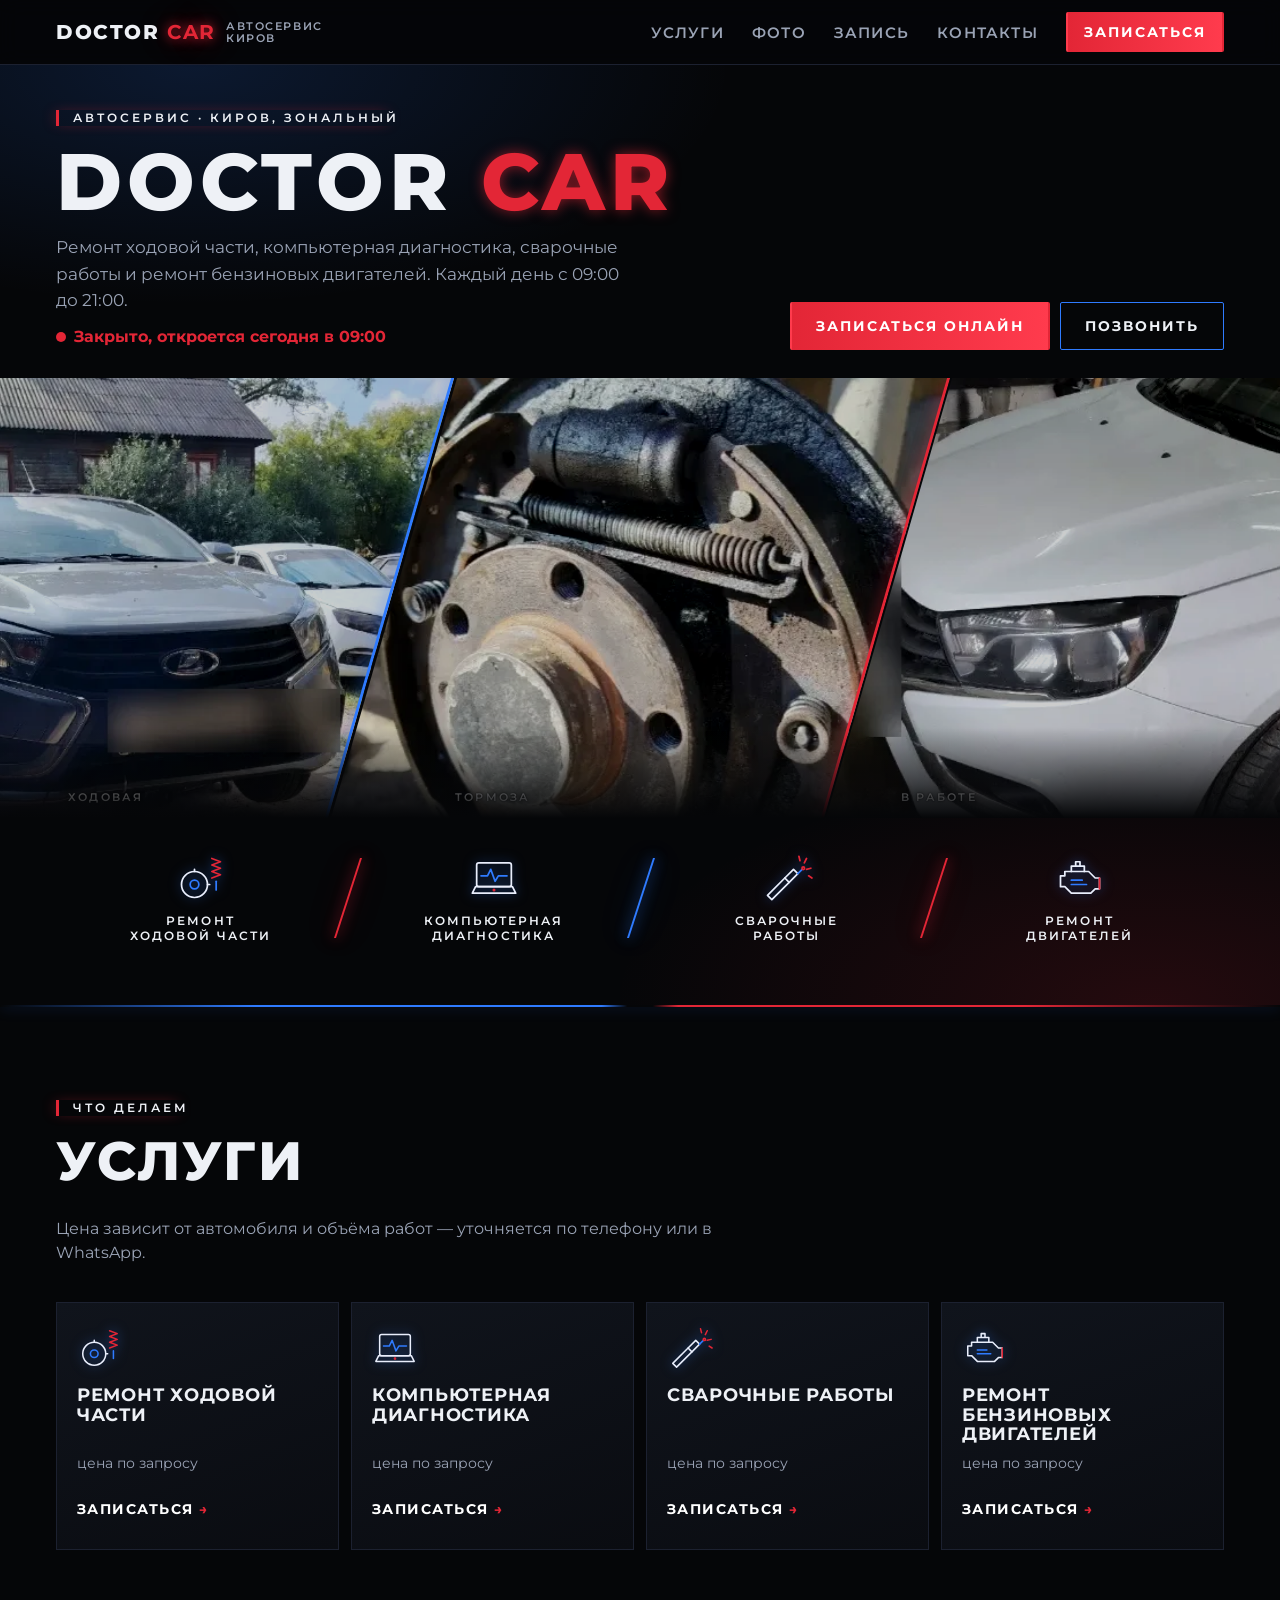
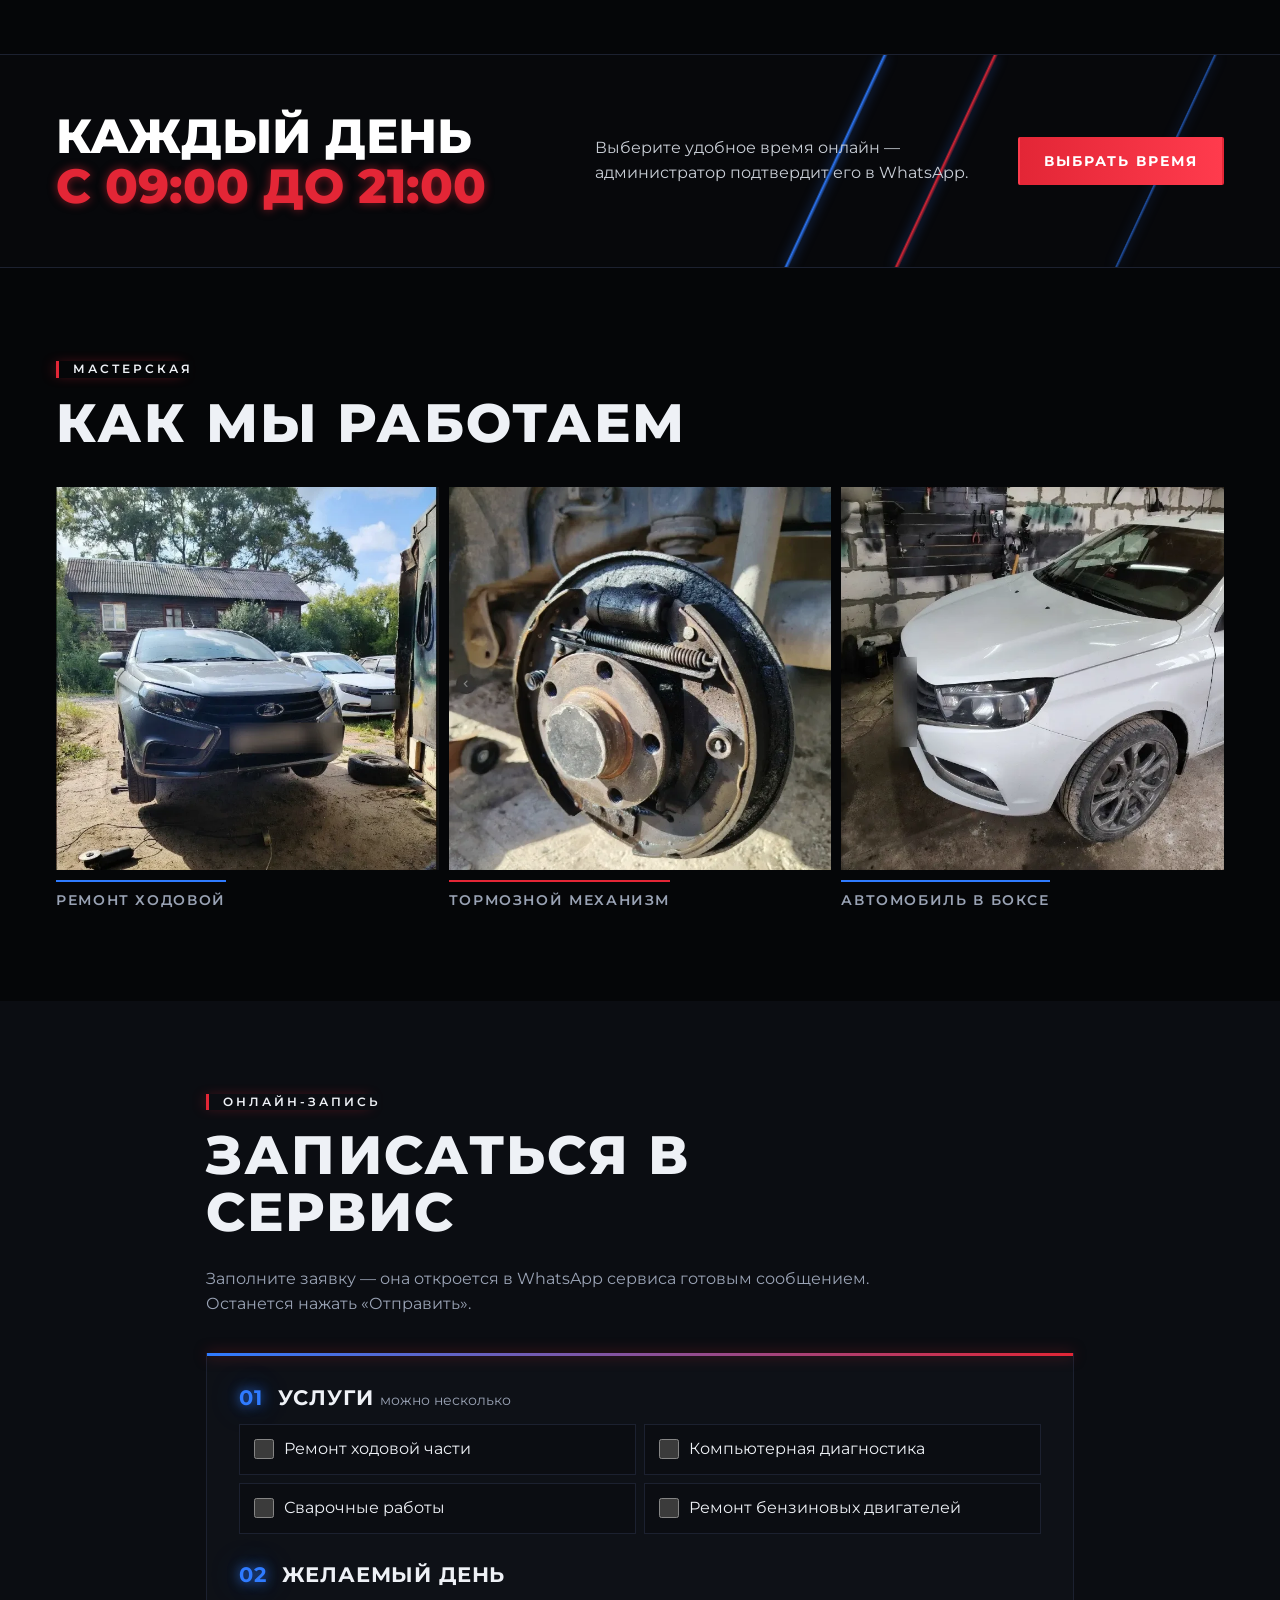
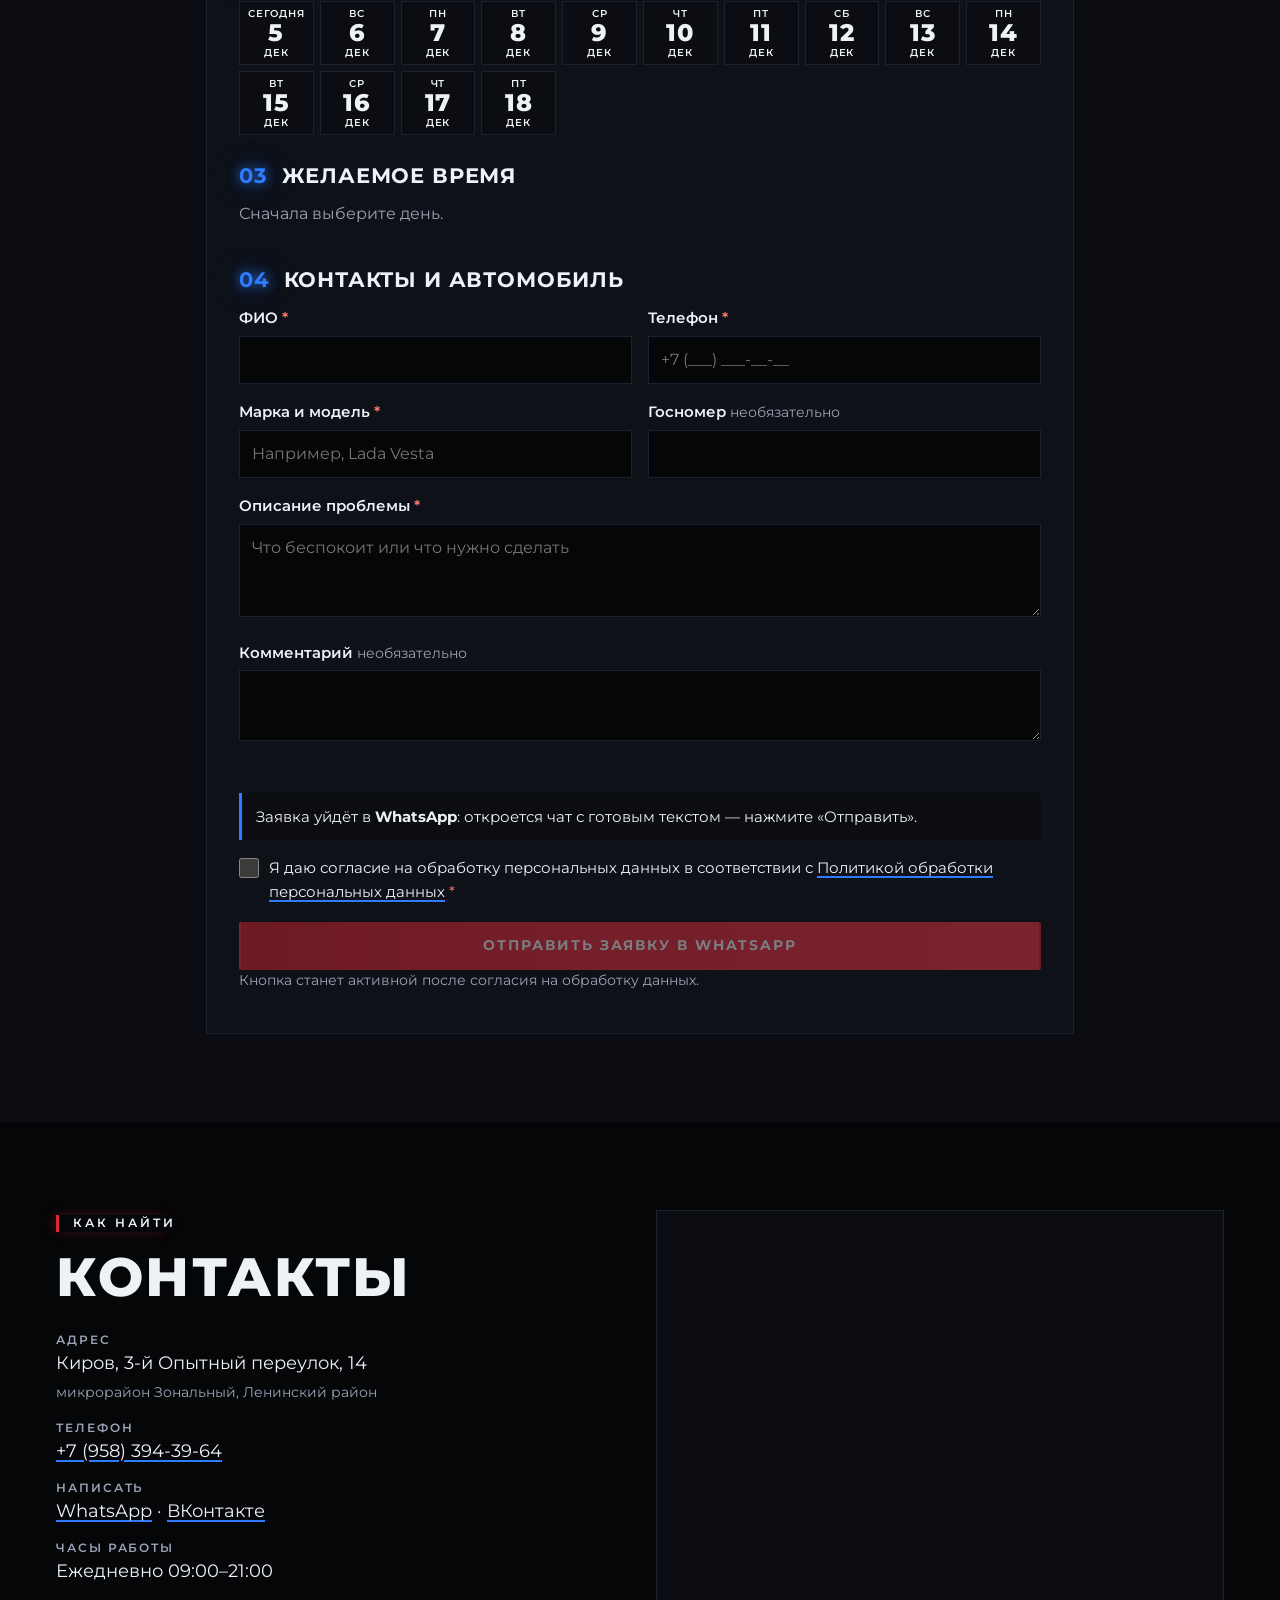
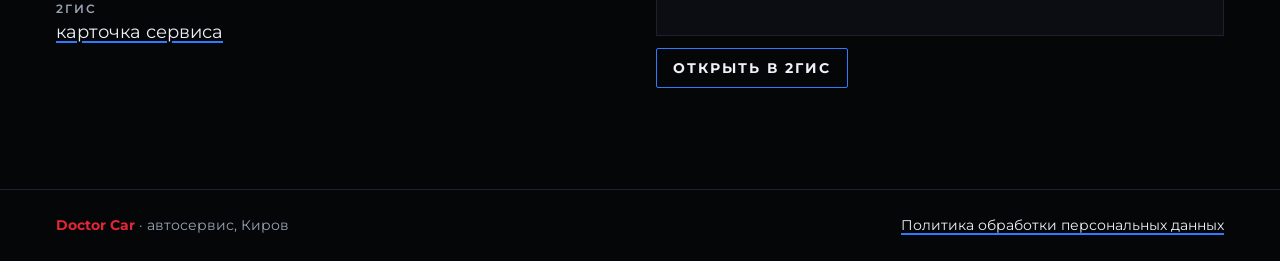
<file: index.html>
<!doctype html>
<html lang="ru">
<head>
<meta charset="utf-8">
<meta name="viewport" content="width=device-width, initial-scale=1">
<meta name="color-scheme" content="dark">
<title>Doctor Car — автосервис в Кирове, 3-й Опытный переулок, 14</title>
<meta name="description" content="Автосервис Doctor Car в Кирове (Зональный, 3-й Опытный переулок, 14). Ремонт ходовой части, компьютерная диагностика, сварочные работы, ремонт бензиновых двигателей. Ежедневно 09:00–21:00.">
<meta property="og:type" content="business.business">
<meta property="og:title" content="Doctor Car — автосервис в Кирове">
<meta property="og:description" content="3-й Опытный переулок, 14. Ежедневно 09:00–21:00. Запись через WhatsApp.">
<meta property="og:image" content="img/vesta-lift.webp">
<meta property="og:locale" content="ru_RU">
<link rel="preconnect" href="https://fonts.googleapis.com">
<link rel="preconnect" href="https://fonts.gstatic.com" crossorigin>
<link rel="stylesheet" href="https://fonts.googleapis.com/css2?family=Montserrat:wght@400;600;700;800&amp;display=swap">
<link rel="stylesheet" href="css/style.css">
<link rel="stylesheet" href="css/doctorcar.css">
<link rel="icon" href="data:image/svg+xml,%3Csvg xmlns='http://www.w3.org/2000/svg' viewBox='0 0 32 32'%3E%3Crect width='32' height='32' rx='4' fill='%23050608'/%3E%3Cpath d='M9 26L17 6' stroke='%232f7bff' stroke-width='3'/%3E%3Cpath d='M16 26L24 6' stroke='%23e32636' stroke-width='3'/%3E%3C/svg%3E">
<script type="application/ld+json">
{"@context":"https://schema.org","@type":"AutoRepair","name":"Doctor Car","description":"автосервис","telephone":"+79583943964",
"address":{"@type":"PostalAddress","streetAddress":"3-й Опытный переулок, 14","addressLocality":"Киров","addressRegion":"Кировская область","postalCode":"610007","addressCountry":"RU"},
"geo":{"@type":"GeoCoordinates","latitude":58.578105,"longitude":49.674726},
"openingHoursSpecification":[{"@type":"OpeningHoursSpecification","dayOfWeek":["Monday","Tuesday","Wednesday","Thursday","Friday","Saturday","Sunday"],"opens":"09:00","closes":"21:00"}],
"image":["img/vesta-lift.webp","img/vesta-white.webp","img/brake.webp"],
"sameAs":["https://vk.ru/dcs_43","https://2gis.com/firm/70000001114376957"]}
</script>
</head>
<body>
<a class="skip-link" href="#booking">Перейти к записи</a>
<div class="progress" aria-hidden="true"><span></span></div>

<svg width="0" height="0" style="position:absolute" aria-hidden="true">
  <defs>
    <!-- ходовая: колесо и пружина -->
    <symbol id="i-susp" viewBox="0 0 48 48"><circle class="b" cx="18" cy="30" r="12"/><circle class="a" cx="18" cy="30" r="4"/><path class="b" d="M18 18v-2M30 30h2"/><path class="r" d="M34 6l8 3-8 3 8 3-8 3 8 3-8 3"/><path class="a" d="M38 27v8"/></symbol>
    <!-- диагностика: ноутбук с пульсом -->
    <symbol id="i-diag" viewBox="0 0 48 48"><rect class="b" x="8" y="10" width="32" height="22" rx="2"/><path class="b" d="M4 38h40l-3-6H7z"/><path class="a" d="M12 22h6l3-6 4 11 3-5h8"/><circle class="r" cx="24" cy="35" r=".6"/></symbol>
    <!-- сварка: горелка и искры -->
    <symbol id="i-weld" viewBox="0 0 48 48"><path class="b" d="M6 40l16-16 4 4-16 16z"/><path class="b" d="M22 24l8-8 4 4-8 8"/><path class="a" d="M34 20l4-4"/><path class="r" d="M40 10l2-4M42 16l4-1M36 8l-1-4M44 22l3 2"/><circle class="r" cx="39" cy="15" r="1.2"/></symbol>
    <!-- двигатель -->
    <symbol id="i-engine" viewBox="0 0 48 48"><path class="b" d="M10 18h22l6 6h4v10h-4l-4 4H16l-6-6h-4V22h4z"/><path class="b" d="M16 18v-5h12v5M20 13V9h4v4"/><path class="a" d="M16 26h10M16 30h14"/><path class="r" d="M42 24v10"/></symbol>
  </defs>
</svg>

<header class="topbar">
  <div class="wrap topbar__in">
    <a class="logo" href="#top" aria-label="Doctor Car, наверх"><span class="logo__digits">DOCTOR <b>CAR</b></span><span class="logo__text">автосервис<br>Киров</span></a>
    <nav class="topnav" aria-label="Разделы">
      <a href="#services">Услуги</a><a href="#gallery">Фото</a><a href="#booking">Запись</a><a href="#contacts">Контакты</a>
    </nav>
    <a class="btn btn--accent btn--small topbar__cta" href="#booking">Записаться</a>
  </div>
</header>

<main id="top">
  <!-- ===== Шапка в стиле баннера ===== -->
  <section class="dc-hero" aria-labelledby="hero-title">
    <div class="wrap dc-hero__head" data-reveal>
      <div>
        <p class="tag">Автосервис · Киров, Зональный</p>
        <h1 id="hero-title">Doctor <b>Car</b></h1>
        <p class="dc-hero__sub">Ремонт ходовой части, компьютерная диагностика, сварочные работы и ремонт бензиновых двигателей. Каждый день с 09:00 до 21:00.</p>
        <p class="open-status" id="open-status" hidden><span class="dot" aria-hidden="true"></span><span data-text></span></p>
      </div>
      <div class="dc-hero__actions">
        <a class="btn btn--accent" href="#booking">Записаться онлайн</a>
        <a class="btn btn--line" href="tel:+79583943964">Позвонить</a>
      </div>
    </div>

    <div class="panels" data-reveal>
      <figure class="panel"><img src="img/vesta-lift.webp" width="695" height="696" alt="Автомобиль на подъёмнике у сервиса Doctor Car" fetchpriority="high"><figcaption>Ходовая</figcaption></figure>
      <figure class="panel"><img src="img/brake.webp" width="684" height="721" alt="Разобранный задний тормозной механизм" loading="lazy"><figcaption>Тормоза</figcaption></figure>
      <figure class="panel"><img src="img/vesta-white.webp" width="689" height="677" alt="Автомобиль в боксе сервиса" loading="lazy"><figcaption>В работе</figcaption></figure>
    </div>
    <div class="dc-hero__fade" aria-hidden="true"></div>

    <div class="wrap">
      <ul class="icons" data-reveal aria-label="Основные услуги">
        <li><a class="js-pick" href="#booking" data-item="Ремонт ходовой части"><svg class="ico" aria-hidden="true"><use href="#i-susp"/></svg>Ремонт<br>ходовой части</a></li>
        <li><a class="js-pick" href="#booking" data-item="Компьютерная диагностика"><svg class="ico" aria-hidden="true"><use href="#i-diag"/></svg>Компьютерная<br>диагностика</a></li>
        <li><a class="js-pick" href="#booking" data-item="Сварочные работы"><svg class="ico" aria-hidden="true"><use href="#i-weld"/></svg>Сварочные<br>работы</a></li>
        <li><a class="js-pick" href="#booking" data-item="Ремонт бензиновых двигателей"><svg class="ico" aria-hidden="true"><use href="#i-engine"/></svg>Ремонт<br>двигателей</a></li>
      </ul>
    </div>
  </section>

  <hr class="neon-split">

  <!-- ===== Услуги ===== -->
  <section class="section" id="services" aria-labelledby="services-title">
    <div class="wrap">
      <header class="section__head" data-reveal>
        <p class="tag">Что делаем</p>
        <h2 id="services-title">Услуги</h2>
        <p class="muted">Цена зависит от автомобиля и объёма работ — уточняется по телефону или в WhatsApp.</p>
      </header>
      <ul class="grid grid--4">
        <li class="svc" data-reveal><svg class="ico" aria-hidden="true"><use href="#i-susp"/></svg><h3>Ремонт ходовой части</h3><p class="svc__p">цена по запросу</p><a class="svc__go js-pick" href="#booking" data-item="Ремонт ходовой части">Записаться</a></li>
        <li class="svc" data-reveal style="--d:.06s"><svg class="ico" aria-hidden="true"><use href="#i-diag"/></svg><h3>Компьютерная диагностика</h3><p class="svc__p">цена по запросу</p><a class="svc__go js-pick" href="#booking" data-item="Компьютерная диагностика">Записаться</a></li>
        <li class="svc" data-reveal style="--d:.12s"><svg class="ico" aria-hidden="true"><use href="#i-weld"/></svg><h3>Сварочные работы</h3><p class="svc__p">цена по запросу</p><a class="svc__go js-pick" href="#booking" data-item="Сварочные работы">Записаться</a></li>
        <li class="svc" data-reveal style="--d:.18s"><svg class="ico" aria-hidden="true"><use href="#i-engine"/></svg><h3>Ремонт бензиновых двигателей</h3><p class="svc__p">цена по запросу</p><a class="svc__go js-pick" href="#booking" data-item="Ремонт бензиновых двигателей">Записаться</a></li>
      </ul>
    </div>
  </section>

  <!-- ===== Полоса с часами ===== -->
  <section class="band" aria-label="Режим работы">
    <div class="wrap band__in" data-reveal>
      <p class="band__big">Каждый день<br><span>с 09:00 до 21:00</span></p>
      <p class="band__small">Выберите удобное время онлайн — администратор подтвердит его в WhatsApp.</p>
      <a class="btn btn--dark" href="#booking">Выбрать время</a>
    </div>
  </section>

  <!-- ===== Фото ===== -->
  <section class="section" id="gallery" aria-labelledby="gallery-title">
    <div class="wrap">
      <header class="section__head" data-reveal>
        <p class="tag">Мастерская</p>
        <h2 id="gallery-title">Как мы работаем</h2>
      </header>
      <div class="dc-gallery">
        <figure class="shot" data-reveal data-from="left"><a href="img/vesta-lift.webp" target="_blank" rel="noopener"><img src="img/vesta-lift.webp" width="695" height="696" loading="lazy" alt="Автомобиль на подъёмнике, ремонт ходовой"></a><figcaption>Ремонт ходовой</figcaption></figure>
        <figure class="shot" data-reveal style="--d:.1s"><a href="img/brake.webp" target="_blank" rel="noopener"><img src="img/brake.webp" width="684" height="721" loading="lazy" alt="Задний барабанный тормоз со снятым барабаном"></a><figcaption>Тормозной механизм</figcaption></figure>
        <figure class="shot" data-reveal data-from="right" style="--d:.2s"><a href="img/vesta-white.webp" target="_blank" rel="noopener"><img src="img/vesta-white.webp" width="689" height="677" loading="lazy" alt="Автомобиль в боксе после работ"></a><figcaption>Автомобиль в боксе</figcaption></figure>
      </div>
    </div>
  </section>

  <!-- ===== Запись ===== -->
  <section class="section section--panel" id="booking" aria-labelledby="booking-title">
    <div class="wrap booking">
      <header class="section__head" data-reveal>
        <p class="tag">Онлайн-запись</p>
        <h2 id="booking-title">Записаться в сервис</h2>
        <p class="muted">Заполните заявку — она откроется в WhatsApp сервиса готовым сообщением. Останется нажать «Отправить».</p>
      </header>

      <form class="form" id="booking-form" novalidate data-reveal>
        <div class="alert" role="alert" id="form-error" hidden></div>
        <fieldset class="step">
          <legend><span class="step__n">01</span> Услуги <span class="hint">можно несколько</span></legend>
          <div class="checklist" id="items"></div>
        </fieldset>
        <fieldset class="step">
          <legend><span class="step__n">02</span> Желаемый день</legend>
          <div class="days" id="days" role="group" aria-label="Выбор дня"></div>
          <noscript><p class="muted">Для выбора дня включите JavaScript или позвоните: <a href="tel:+79583943964">+7 (958) 394-39-64</a>.</p></noscript>
        </fieldset>
        <fieldset class="step">
          <legend><span class="step__n">03</span> Желаемое время</legend>
          <div class="slots" id="slots"><p class="muted">Сначала выберите день.</p></div>
        </fieldset>
        <fieldset class="step">
          <legend><span class="step__n">04</span> Контакты и автомобиль</legend>
          <div class="grid2">
            <div class="field"><label for="full_name">ФИО <span class="req" aria-hidden="true">*</span></label><input id="full_name" required autocomplete="name" maxlength="120"></div>
            <div class="field"><label for="phone">Телефон <span class="req" aria-hidden="true">*</span></label><input id="phone" type="tel" inputmode="tel" required autocomplete="tel" placeholder="+7 (___) ___-__-__" maxlength="18"></div>
            <div class="field"><label for="car">Марка и модель <span class="req" aria-hidden="true">*</span></label><input id="car" required maxlength="100" placeholder="Например, Lada Vesta"></div>
            <div class="field"><label for="plate">Госномер <span class="opt">необязательно</span></label><input id="plate" maxlength="15" autocomplete="off"></div>
          </div>
          <div class="field"><label for="problem">Описание проблемы <span class="req" aria-hidden="true">*</span></label><textarea id="problem" rows="3" required maxlength="1500" placeholder="Что беспокоит или что нужно сделать"></textarea></div>
          <div class="field"><label for="comment">Комментарий <span class="opt">необязательно</span></label><textarea id="comment" rows="2" maxlength="500"></textarea></div>
        </fieldset>
        <div id="channels"></div>
        <div class="summary" id="summary" hidden aria-live="polite"></div>
        <label class="consent">
          <input type="checkbox" id="consent" required>
          <span>Я даю согласие на обработку персональных данных в соответствии с <a href="privacy.html" target="_blank">Политикой обработки персональных данных</a> <span class="req" aria-hidden="true">*</span></span>
        </label>
        <button class="btn btn--accent btn--block" type="submit" id="submit">Отправить заявку в WhatsApp</button>
        <p class="note" id="submit-hint">Кнопка станет активной после согласия на обработку данных.</p>
      </form>

      <div class="sent" id="sent" hidden tabindex="-1">
        <h3>Почти готово</h3>
        <p id="sent-text"></p>
        <pre class="message" id="message"></pre>
        <div class="btn-row">
          <a class="btn btn--accent" id="open-chat" href="#" target="_blank" rel="noopener">Открыть чат</a>
          <button class="btn btn--line" type="button" id="copy">Скопировать текст</button>
          <button class="btn btn--line" type="button" id="edit">Изменить заявку</button>
        </div>
      </div>
    </div>
  </section>

  <!-- ===== Контакты ===== -->
  <section class="section" id="contacts" aria-labelledby="contacts-title">
    <div class="wrap contacts">
      <div data-reveal data-from="left">
        <p class="tag">Как найти</p>
        <h2 id="contacts-title">Контакты</h2>
        <dl class="facts">
          <div><dt>Адрес</dt><dd>Киров, 3-й Опытный переулок, 14<br><span class="muted small">микрорайон Зональный, Ленинский район</span></dd></div>
          <div><dt>Телефон</dt><dd><a href="tel:+79583943964">+7 (958) 394-39-64</a></dd></div>
          <div><dt>Написать</dt><dd><a href="https://wa.me/79229004749" target="_blank" rel="noopener">WhatsApp</a> · <a href="https://vk.ru/dcs_43" target="_blank" rel="noopener">ВКонтакте</a></dd></div>
          <div><dt>Часы работы</dt><dd>Ежедневно 09:00–21:00</dd></div>
          <div><dt>2ГИС</dt><dd><a href="https://2gis.com/firm/70000001114376957" target="_blank" rel="noopener">карточка сервиса</a></dd></div>
        </dl>
      </div>
      <div class="map" data-reveal data-from="right">
        <iframe title="Карта: автосервис Doctor Car, 3-й Опытный переулок, 14" loading="lazy" referrerpolicy="no-referrer"
          src="https://www.openstreetmap.org/export/embed.html?bbox=49.668726%2C58.575105%2C49.680726%2C58.581105&amp;layer=mapnik&amp;marker=58.578105%2C49.674726"></iframe>
        <p><a class="btn btn--line btn--small" href="https://2gis.com/firm/70000001114376957" target="_blank" rel="noopener">Открыть в 2ГИС</a></p>
      </div>
    </div>
  </section>
</main>

<footer class="footer">
  <div class="wrap footer__in">
    <span><b class="accent">Doctor Car</b> · автосервис, Киров</span>
    <a href="privacy.html">Политика обработки персональных данных</a>
  </div>
</footer>

<nav class="callbar" aria-label="Быстрые действия">
  <a class="btn btn--accent" href="tel:+79583943964">Позвонить</a>
  <a class="btn btn--line" href="#booking">Записаться</a>
</nav>

<script src="js/config.js" defer></script>
<script src="js/booking.js" defer></script>
<script src="js/motion.js" defer></script>
</body>
</html>
</file>
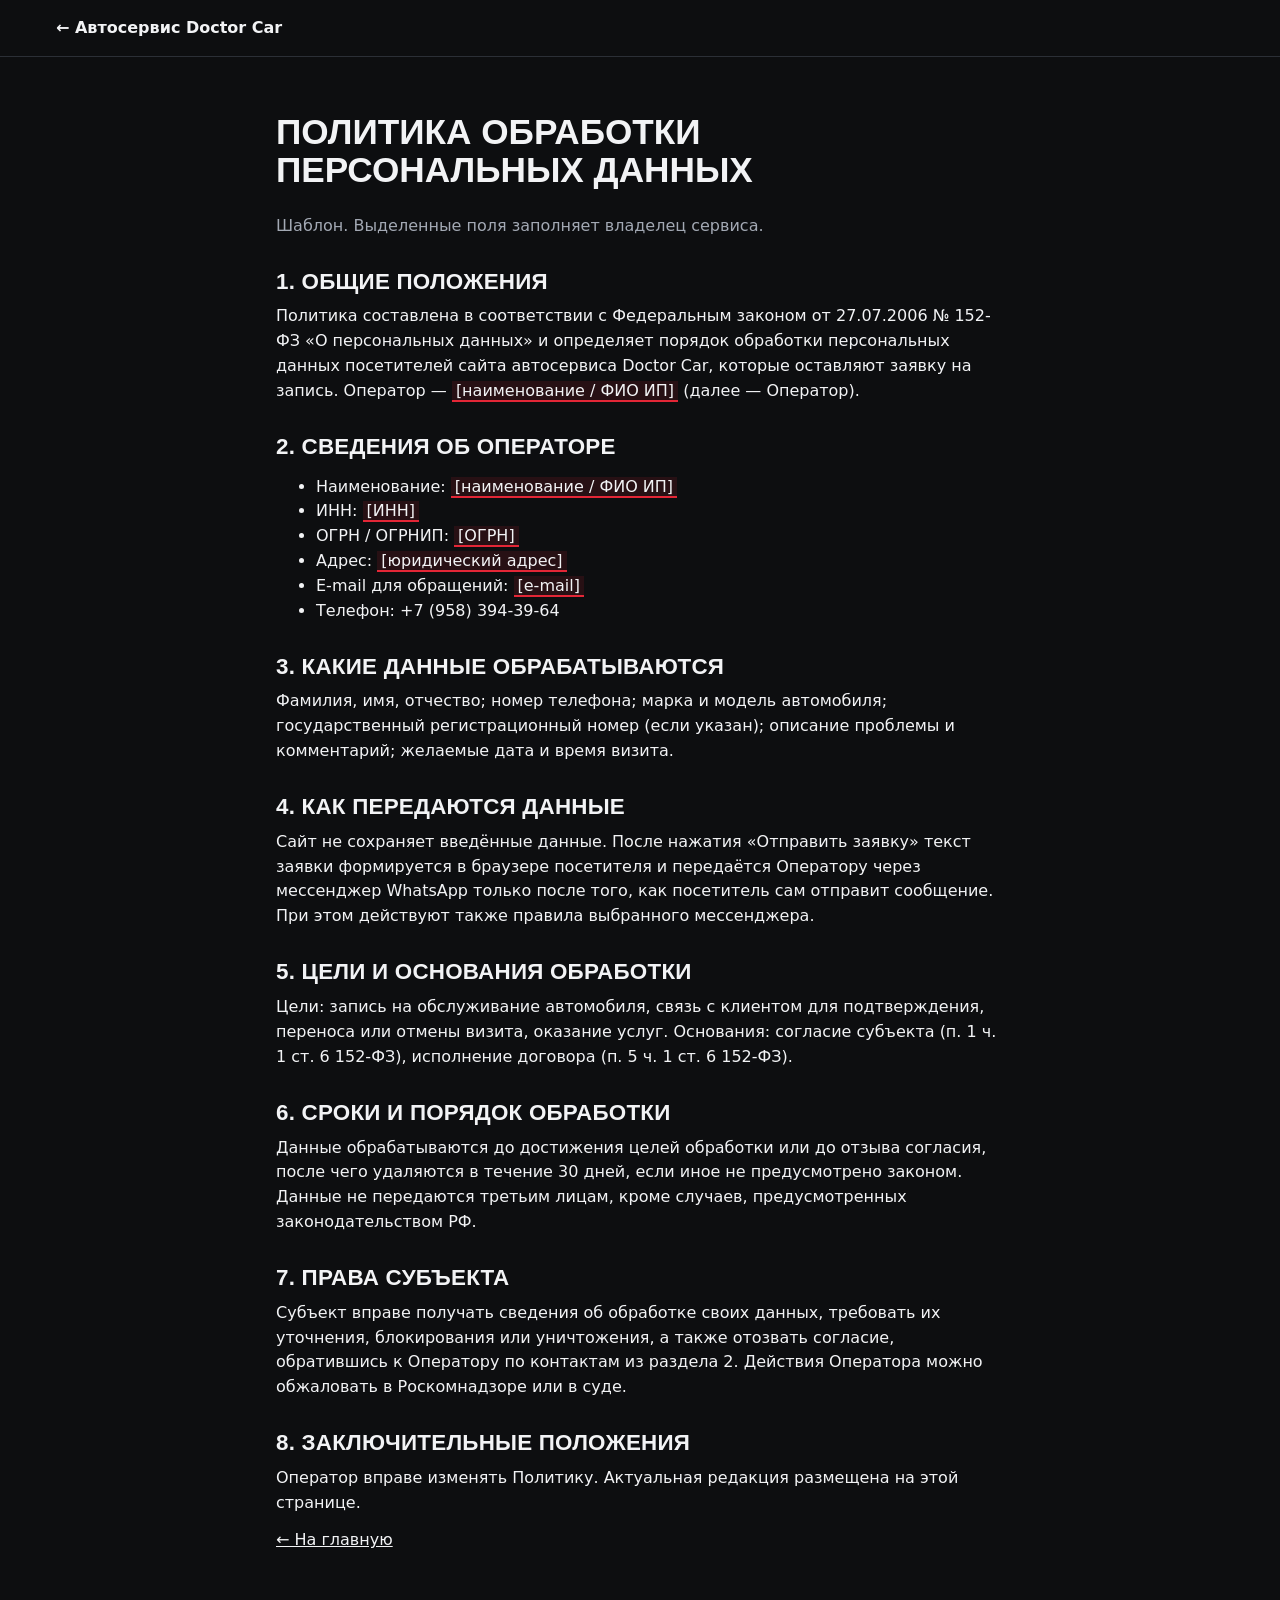
<file: privacy.html>
<!doctype html>
<html lang="ru">
<head>
<meta charset="utf-8">
<meta name="viewport" content="width=device-width, initial-scale=1">
<meta name="color-scheme" content="light dark">
<title>Политика обработки персональных данных — Doctor Car</title>
<link rel="stylesheet" href="css/style.css">
</head>
<body>
<header class="pbar"><div class="wrap"><a href="index.html">← Автосервис Doctor Car</a></div></header>
<main class="wrap prose">
  <h1>Политика обработки персональных данных</h1>
  <p class="muted">Шаблон. Выделенные поля заполняет владелец сервиса.</p>

  <h2>1. Общие положения</h2>
  <p>Политика составлена в соответствии с Федеральным законом от 27.07.2006 № 152-ФЗ «О персональных данных» и определяет порядок обработки персональных данных посетителей сайта автосервиса Doctor Car, которые оставляют заявку на запись. Оператор — <span class="placeholder">[наименование / ФИО ИП]</span> (далее — Оператор).</p>

  <h2>2. Сведения об операторе</h2>
  <ul>
    <li>Наименование: <span class="placeholder">[наименование / ФИО ИП]</span></li>
    <li>ИНН: <span class="placeholder">[ИНН]</span></li>
    <li>ОГРН / ОГРНИП: <span class="placeholder">[ОГРН]</span></li>
    <li>Адрес: <span class="placeholder">[юридический адрес]</span></li>
    <li>E-mail для обращений: <span class="placeholder">[e-mail]</span></li>
    <li>Телефон: +7 (958) 394-39-64</li>
  </ul>

  <h2>3. Какие данные обрабатываются</h2>
  <p>Фамилия, имя, отчество; номер телефона; марка и модель автомобиля; государственный регистрационный номер (если указан); описание проблемы и комментарий; желаемые дата и время визита.</p>

  <h2>4. Как передаются данные</h2>
  <p>Сайт не сохраняет введённые данные. После нажатия «Отправить заявку» текст заявки формируется в браузере посетителя и передаётся Оператору через мессенджер WhatsApp только после того, как посетитель сам отправит сообщение. При этом действуют также правила выбранного мессенджера.</p>

  <h2>5. Цели и основания обработки</h2>
  <p>Цели: запись на обслуживание автомобиля, связь с клиентом для подтверждения, переноса или отмены визита, оказание услуг. Основания: согласие субъекта (п. 1 ч. 1 ст. 6 152-ФЗ), исполнение договора (п. 5 ч. 1 ст. 6 152-ФЗ).</p>

  <h2>6. Сроки и порядок обработки</h2>
  <p>Данные обрабатываются до достижения целей обработки или до отзыва согласия, после чего удаляются в течение 30 дней, если иное не предусмотрено законом. Данные не передаются третьим лицам, кроме случаев, предусмотренных законодательством РФ.</p>

  <h2>7. Права субъекта</h2>
  <p>Субъект вправе получать сведения об обработке своих данных, требовать их уточнения, блокирования или уничтожения, а также отозвать согласие, обратившись к Оператору по контактам из раздела 2. Действия Оператора можно обжаловать в Роскомнадзоре или в суде.</p>

  <h2>8. Заключительные положения</h2>
  <p>Оператор вправе изменять Политику. Актуальная редакция размещена на этой странице.</p>

  <p><a href="index.html">← На главную</a></p>
</main>
</body>
</html>
</file>
<file: css/style.css>
/* «888» — тёмная техно-стилистика: графит, жёлтый сигнальный акцент, узкие прописные заголовки, косые переходы */
:root {
  --bg: #0d0e10;
  --bg-2: #15171b;
  --card: #1a1d22;
  --line: #2b2f36;
  --text: #f2f3f5;
  --muted: #a3a9b4;
  --accent: #e32636;
  --accent-ink: #ffffff;
  --accent-soft: rgba(227, 38, 54, .12);
  --ok: #57d68d;
  --warn: #e32636;
  --danger: #ff7a6b;
  --cond: "Bahnschrift", "DIN Alternate", "Roboto Condensed", "Arial Narrow", "Helvetica Neue", Arial, sans-serif;
  --sans: system-ui, -apple-system, "Segoe UI", Roboto, Arial, sans-serif;
  --focus: 0 0 0 3px rgba(227, 38, 54, .55);
  --skew: 48px;
  color-scheme: dark;
}

*, *::before, *::after { box-sizing: border-box; }
html { scroll-behavior: smooth; -webkit-text-size-adjust: 100%; scroll-padding-top: 72px; }
body { margin: 0; background: var(--bg); color: var(--text); font: 16px/1.55 var(--sans); overflow-x: hidden; }
img { max-width: 100%; height: auto; display: block; }
a { color: inherit; }
p { margin: 0 0 .8em; }
h2, h3 { font-family: var(--cond); text-transform: uppercase; letter-spacing: .01em; line-height: 1.05; margin: 0 0 .5em; }
h2 { font-size: clamp(2rem, 5.5vw, 3.4rem); font-weight: 700; }
h3 { font-size: 1.15rem; font-weight: 700; }
[hidden] { display: none !important; }
:focus-visible { outline: none; box-shadow: var(--focus); border-radius: 2px; }
.wrap { width: 100%; max-width: 1200px; margin: 0 auto; padding: 0 16px; }
.sr-only { position: absolute; width: 1px; height: 1px; overflow: hidden; clip: rect(0 0 0 0); white-space: nowrap; }
.skip-link { position: absolute; left: 8px; top: -60px; background: var(--accent); color: var(--accent-ink); padding: 10px 14px; z-index: 200; }
.skip-link:focus { top: 8px; }
.muted, .note { color: var(--muted); }
.note { font-size: .85rem; }
.small { font-size: .875rem; }
.accent { color: var(--accent); }
.tag { display: inline-block; font: 700 .78rem/1 var(--cond); letter-spacing: .16em; text-transform: uppercase; color: var(--accent-ink); background: var(--accent); padding: 6px 10px; margin-bottom: 16px; clip-path: polygon(0 0, 100% 0, calc(100% - 8px) 100%, 0 100%); padding-right: 16px; }

/* Кнопки */
.btn { display: inline-flex; align-items: center; justify-content: center; gap: 8px; min-height: 48px; padding: 12px 24px; border: 2px solid transparent; font: 700 1rem/1 var(--cond); letter-spacing: .06em; text-transform: uppercase; text-decoration: none; cursor: pointer; white-space: nowrap; transition: transform .2s, background .2s, color .2s, box-shadow .2s; clip-path: polygon(0 0, 100% 0, calc(100% - 10px) 100%, 0 100%); padding-right: 30px; }
.btn--accent { background: var(--accent); color: var(--accent-ink); }
.btn--accent:hover { transform: translateY(-2px); box-shadow: 0 10px 24px -10px rgba(227, 38, 54, .7); }
.btn--line { background: transparent; color: var(--text); border-color: var(--text); clip-path: none; padding-right: 24px; }
.btn--line:hover { background: var(--text); color: var(--bg); }
.btn--dark { background: #111; color: #e32636; }
.btn--dark:hover { transform: translateY(-2px); }
.btn--small { min-height: 40px; padding: 8px 22px 8px 16px; font-size: .9rem; }
.btn--block { width: 100%; }
.btn:disabled { opacity: .45; cursor: not-allowed; transform: none !important; box-shadow: none !important; }
.btn-row { display: flex; flex-wrap: wrap; gap: 10px; }

/* Прогресс и шапка */
.progress { position: fixed; inset: 0 0 auto 0; height: 3px; z-index: 120; pointer-events: none; }
.progress span { display: block; height: 100%; background: var(--accent); transform-origin: 0 50%; transform: scaleX(0); }
.topbar { position: sticky; top: 0; z-index: 100; background: color-mix(in srgb, var(--bg) 88%, transparent); backdrop-filter: blur(10px); border-bottom: 1px solid var(--line); }
.topbar__in { display: flex; align-items: center; gap: 16px; min-height: 64px; }
.logo { display: flex; align-items: center; gap: 10px; text-decoration: none; margin-right: auto; }
.logo__digits { font: 800 1.9rem/1 var(--cond); color: var(--accent); letter-spacing: .02em; }
.logo__text { font: 600 .7rem/1.1 var(--cond); text-transform: uppercase; letter-spacing: .14em; color: var(--muted); }
.topnav { display: none; gap: 4px; }
.topnav a { text-decoration: none; padding: 10px 12px; font: 600 .95rem var(--cond); text-transform: uppercase; letter-spacing: .08em; color: var(--muted); position: relative; }
.topnav a::after { content: ""; position: absolute; left: 12px; right: 12px; bottom: 6px; height: 2px; background: var(--accent); transform: scaleX(0); transition: transform .25s; transform-origin: left; }
.topnav a:hover { color: var(--text); }
.topnav a:hover::after { transform: scaleX(1); }
@media (min-width: 860px) { .topnav { display: flex; } }

/* ===== Слайдер-баннер ===== */
.hero { position: relative; background: radial-gradient(1000px 500px at 85% 10%, rgba(227, 38, 54, .10), transparent 60%), var(--bg); padding: 28px 0 0; overflow: hidden; }
.hero::before { content: ""; position: absolute; inset: 0; background-image: linear-gradient(var(--line) 1px, transparent 1px), linear-gradient(90deg, var(--line) 1px, transparent 1px); background-size: 48px 48px; opacity: .35; mask-image: linear-gradient(to bottom, #000 30%, transparent); pointer-events: none; }
.slides { display: grid; position: relative; }
.slide { grid-area: 1 / 1; visibility: hidden; opacity: 0; transition: opacity .6s ease, visibility 0s linear .6s; }
.slide.is-active { visibility: visible; opacity: 1; transition: opacity .6s ease, visibility 0s; }
.slide__in { display: grid; gap: 24px; align-items: center; min-height: 420px; }
@media (min-width: 900px) { .slide__in { grid-template-columns: minmax(0, 1fr) minmax(0, 520px); gap: 48px; min-height: 480px; } }
.slide__text h2 { font-size: clamp(2.2rem, 6.5vw, 4.4rem); }
.slide__text p { color: var(--muted); font-size: 1.1rem; max-width: 34em; }
.slide__media { margin: 0; position: relative; clip-path: polygon(8% 0, 100% 0, 100% 100%, 0 100%); }
.slide__media img { width: 100%; aspect-ratio: 4 / 3; object-fit: cover; }
.slide__media--tall img { object-position: center 35%; }
.slide__media::after { content: ""; position: absolute; inset: auto 0 0 0; height: 6px; background: var(--accent); }
/* движение внутри активного баннера */
.motion .slide .slide__text > *, .motion .slide .slide__media { opacity: 0; transform: translateY(18px); transition: opacity .6s ease, transform .7s cubic-bezier(.2, .7, .2, 1); }
.motion .slide .slide__media { transform: translateX(40px) scale(1.04); }
.motion .slide.is-active .slide__text > *, .motion .slide.is-active .slide__media { opacity: 1; transform: none; }
.motion .slide.is-active .slide__text > :nth-child(2) { transition-delay: .08s; }
.motion .slide.is-active .slide__text > :nth-child(3) { transition-delay: .16s; }
.motion .slide.is-active .slide__text > :nth-child(4) { transition-delay: .24s; }
.motion .slide.is-active .slide__media { transition-delay: .1s; }
.motion .slide.is-active .slide__media img { animation: kenburns 9s ease-out both; }
@keyframes kenburns { from { transform: scale(1.08); } to { transform: scale(1); } }

.slide__media--display { clip-path: none; }
.slide__media--display::after { display: none; }
.display { aspect-ratio: 4 / 3; display: grid; place-content: center; text-align: center; background: #050607; border: 2px solid #2b2f36; position: relative; overflow: hidden; }
.display::before { content: ""; position: absolute; inset: 0; background: repeating-linear-gradient(0deg, rgba(255, 255, 255, .03) 0 2px, transparent 2px 4px); }
.display span { font: 800 clamp(5rem, 16vw, 9rem)/1 var(--cond); color: var(--accent); text-shadow: 0 0 24px rgba(227, 38, 54, .55); letter-spacing: .06em; }
.display small { font: 600 .9rem var(--cond); letter-spacing: .4em; color: #57d68d; margin-top: 10px; }
.motion .slide.is-active .display span { animation: flicker 2.4s steps(1) 1; }
@keyframes flicker { 0%, 12%, 20% { opacity: .2; } 6%, 16%, 30%, 100% { opacity: 1; } }

.slider__ui { position: relative; display: flex; align-items: center; gap: 8px; padding-top: 20px; padding-bottom: 56px; }
.slider__btn { width: 44px; height: 44px; border: 1px solid var(--line); background: var(--card); color: var(--text); font-size: 1.1rem; cursor: pointer; }
.slider__btn:hover { border-color: var(--accent); color: var(--accent); }
.slider__btn--toggle { margin-left: auto; font-size: .75rem; }
.slider__dots { display: flex; gap: 6px; }
.slider__dot { width: 44px; height: 44px; border: 0; background: transparent; cursor: pointer; position: relative; padding: 0; }
.slider__dot::before { content: ""; position: absolute; left: 6px; right: 6px; top: 50%; height: 4px; margin-top: -2px; background: var(--line); }
.slider__dot[aria-current="true"]::before { background: var(--accent); }
.slider__timer { position: absolute; left: 16px; right: 16px; bottom: 40px; height: 2px; background: var(--line); overflow: hidden; }
.slider__timer::after { content: ""; position: absolute; inset: 0; background: var(--accent); transform: scaleX(0); transform-origin: left; }
.is-timing .slider__timer::after { animation: timer var(--interval, 6000ms) linear forwards; }
.is-hover .slider__timer::after, .is-paused .slider__timer::after { animation-play-state: paused; }
@keyframes timer { to { transform: scaleX(1); } }

/* ===== Цифры — косой переход ===== */
.stats { background: var(--accent); color: var(--accent-ink); clip-path: polygon(0 var(--skew), 100% 0, 100% calc(100% - var(--skew)), 0 100%); margin-top: calc(var(--skew) * -1); position: relative; z-index: 2; padding: calc(var(--skew) + 24px) 0; }
.stats__in { display: grid; grid-template-columns: repeat(2, 1fr); gap: 20px; }
@media (min-width: 760px) { .stats__in { grid-template-columns: repeat(4, 1fr); } }
.stat b { display: block; font: 800 clamp(2.2rem, 6vw, 3.4rem)/1 var(--cond); }
.stat span { font: 600 .85rem var(--cond); text-transform: uppercase; letter-spacing: .12em; }

/* ===== Секции ===== */
.section { padding: 88px 0; position: relative; }
.section__head { max-width: 680px; margin-bottom: 36px; }
.section--panel { background: var(--bg-2); clip-path: polygon(0 var(--skew), 100% 0, 100% 100%, 0 100%); padding-top: calc(88px + var(--skew)); }

.grid { list-style: none; margin: 0 0 16px; padding: 0; display: grid; gap: 12px; grid-template-columns: 1fr; }
@media (min-width: 600px) { .grid { grid-template-columns: repeat(2, 1fr); } }
@media (min-width: 1000px) { .grid { grid-template-columns: repeat(3, 1fr); } }
.svc { position: relative; background: var(--card); border: 1px solid var(--line); padding: 22px 20px 18px; display: flex; flex-direction: column; overflow: hidden; transition: border-color .25s, transform .25s; }
.svc::before { content: ""; position: absolute; inset: 0 auto 0 0; width: 4px; background: var(--accent); transform: scaleY(0); transform-origin: bottom; transition: transform .3s; }
.svc:hover { border-color: var(--accent); transform: translateY(-3px); }
.svc:hover::before { transform: scaleY(1); }
.svc__i { font: 800 2.4rem/1 var(--cond); color: transparent; -webkit-text-stroke: 1px var(--muted); margin-bottom: 14px; }
.svc h3 { flex: 1; }
.svc__p { color: var(--muted); font-size: .9rem; margin-bottom: 12px; }
.svc__go { align-self: flex-start; font: 700 .9rem var(--cond); text-transform: uppercase; letter-spacing: .1em; color: var(--accent); text-decoration: none; min-height: 44px; display: inline-flex; align-items: center; gap: 6px; }
.svc__go::after { content: "→"; transition: transform .2s; }
.svc:hover .svc__go::after { transform: translateX(4px); }

/* ===== Баннер-полоса ===== */
.band { background: #111; color: #fff; clip-path: polygon(0 0, 100% var(--skew), 100% 100%, 0 calc(100% - var(--skew))); padding: calc(var(--skew) + 40px) 0; position: relative; overflow: hidden; }
.band::before { content: attr(data-mark); position: absolute; right: -2%; top: 50%; transform: translateY(-50%); font: 800 clamp(10rem, 30vw, 22rem)/1 var(--cond); color: transparent; -webkit-text-stroke: 2px rgba(227, 38, 54, .18); pointer-events: none; }
.band__in { position: relative; display: grid; gap: 16px; align-items: center; }
@media (min-width: 900px) { .band__in { grid-template-columns: 1.3fr 1fr auto; gap: 32px; } }
.band__big { font: 800 clamp(1.8rem, 5vw, 3rem)/1.05 var(--cond); text-transform: uppercase; margin: 0; }
.band__big span { color: #e32636; }
.band__small { color: #c9ced6; margin: 0; }
.band .btn--dark { background: #e32636; color: #fff; }

/* ===== Фото ===== */
.gallery { display: grid; gap: 16px; }
@media (min-width: 760px) { .gallery { grid-template-columns: 1.5fr 1fr; align-items: end; } }
.shot { margin: 0; }
.shot a { display: block; overflow: hidden; position: relative; }
.shot img { width: 100%; aspect-ratio: 4 / 3; object-fit: cover; transition: transform .8s cubic-bezier(.2, .7, .2, 1), filter .4s; filter: saturate(.9); }
.shot:not(.shot--wide) img { aspect-ratio: 3 / 4; }
.shot a:hover img { transform: scale(1.06); filter: saturate(1.05); }
.shot a::after { content: ""; position: absolute; inset: 0; border: 2px solid var(--accent); opacity: 0; transition: opacity .3s; }
.shot a:hover::after { opacity: 1; }
.shot figcaption { font: 600 .85rem var(--cond); text-transform: uppercase; letter-spacing: .12em; color: var(--muted); padding-top: 10px; border-top: 2px solid var(--accent); margin-top: 10px; display: inline-block; }

/* ===== Форма ===== */
.booking { max-width: 900px; }
.form, .sent { background: var(--card); border: 1px solid var(--line); border-top: 4px solid var(--accent); padding: 20px; }
@media (min-width: 640px) { .form, .sent { padding: 32px; } }
.step { border: 0; padding: 0; margin: 0 0 28px; min-width: 0; }
.step legend { font: 700 1.3rem var(--cond); text-transform: uppercase; letter-spacing: .04em; padding: 0; margin-bottom: 14px; }
.step__n { color: var(--accent); margin-right: 8px; }
.hint, .opt { font: 400 .85rem var(--sans); color: var(--muted); text-transform: none; letter-spacing: 0; }
.req { color: var(--danger); }
.checklist { display: grid; gap: 8px; }
@media (min-width: 720px) { .checklist { grid-template-columns: 1fr 1fr; } }
.check { display: flex; gap: 10px; align-items: flex-start; padding: 12px 14px; border: 1px solid var(--line); background: var(--bg-2); cursor: pointer; min-height: 48px; transition: border-color .2s, background .2s; }
.check:has(input:checked) { border-color: var(--accent); background: var(--accent-soft); }
.check input, .consent input { width: 20px; height: 20px; margin: 2px 0 0; accent-color: var(--accent); flex: none; }
.days { display: grid; grid-template-columns: repeat(auto-fill, minmax(70px, 1fr)); gap: 6px; }
.day { display: flex; flex-direction: column; align-items: center; justify-content: center; gap: 2px; min-height: 64px; border: 1px solid var(--line); background: var(--bg-2); color: var(--text); cursor: pointer; font: 600 .72rem var(--cond); text-transform: uppercase; letter-spacing: .08em; transition: border-color .2s, transform .15s; }
.day b { font: 800 1.5rem/1 var(--cond); }
.day:hover:not(:disabled) { border-color: var(--accent); transform: translateY(-2px); }
.day.is-selected { background: var(--accent); border-color: var(--accent); color: var(--accent-ink); }
.day:disabled { opacity: .35; cursor: default; }
.slots__grid { display: grid; grid-template-columns: repeat(auto-fill, minmax(84px, 1fr)); gap: 6px; margin-bottom: 8px; }
.slot { min-height: 48px; border: 1px solid var(--line); background: var(--bg-2); color: var(--text); font: 700 1.05rem var(--cond); cursor: pointer; transition: border-color .2s; }
.slot:hover { border-color: var(--accent); }
.slot.is-selected { background: var(--accent); border-color: var(--accent); color: var(--accent-ink); }
.grid2 { display: grid; gap: 0 16px; }
@media (min-width: 720px) { .grid2 { grid-template-columns: 1fr 1fr; } }
.field { margin-bottom: 16px; min-width: 0; }
.field label { display: block; font-weight: 600; margin-bottom: 6px; font-size: .95rem; }
input:not([type=checkbox]):not([type=radio]), textarea { width: 100%; min-height: 48px; padding: 12px; border: 1px solid var(--line); border-radius: 0; background: var(--bg); color: var(--text); font: 1rem/1.4 var(--sans); transition: border-color .2s; }
textarea { resize: vertical; }
input:focus, textarea:focus { outline: none; border-color: var(--accent); box-shadow: var(--focus); }
[aria-invalid="true"] { border-color: var(--danger) !important; }
.channel-single { border-left: 3px solid var(--ok); background: var(--bg-2); padding: 12px 14px; font-size: .95rem; margin-bottom: 16px; }
.channels { display: grid; gap: 8px; margin-bottom: 16px; }
.summary { border-left: 3px solid var(--accent); background: var(--bg-2); padding: 10px 14px; margin-bottom: 16px; }
.consent { display: flex; gap: 10px; align-items: flex-start; margin: 0 0 18px; font-size: .95rem; cursor: pointer; }
.consent a, .facts a, .footer a, .note a { color: var(--text); text-decoration-color: var(--accent); text-decoration-thickness: 2px; text-underline-offset: 3px; }
.alert { background: rgba(255, 122, 107, .12); color: var(--danger); border-left: 3px solid var(--danger); padding: 12px 14px; margin-bottom: 18px; font-weight: 600; }
.sent h3 { font-size: 1.8rem; }
.message { white-space: pre-wrap; font: .875rem/1.5 ui-monospace, Consolas, monospace; background: var(--bg); border: 1px dashed var(--line); padding: 14px; overflow-wrap: anywhere; }

/* ===== Контакты ===== */
.contacts { display: grid; gap: 32px; }
@media (min-width: 900px) { .contacts { grid-template-columns: 1fr 1fr; align-items: start; } }
.open-status { display: inline-flex; align-items: center; gap: 8px; font-weight: 700; margin-bottom: 20px; }
.open-status .dot { width: 10px; height: 10px; border-radius: 50%; background: currentColor; box-shadow: 0 0 0 0 currentColor; }
.open-status.is-open { color: var(--ok); }
.open-status.is-open .dot { animation: pulse 2s infinite; }
.open-status.is-closed { color: var(--warn); }
@keyframes pulse { 0% { box-shadow: 0 0 0 0 rgba(87, 214, 141, .6); } 100% { box-shadow: 0 0 0 10px rgba(87, 214, 141, 0); } }
.facts { margin: 0; display: grid; gap: 16px; }
.facts dt { font: 600 .75rem var(--cond); letter-spacing: .16em; text-transform: uppercase; color: var(--muted); }
.facts dd { margin: 2px 0 0; font-size: 1.1rem; }
.map iframe { width: 100%; aspect-ratio: 4 / 3; border: 1px solid var(--line); display: block; background: var(--bg-2); margin-bottom: 12px; }

.footer { border-top: 1px solid var(--line); padding: 24px 0; font-size: .9rem; color: var(--muted); }
.footer__in { display: flex; flex-wrap: wrap; justify-content: space-between; gap: 8px 24px; }

.callbar { display: none; }
@media (max-width: 767px) {
  body { padding-bottom: 78px; }
  .callbar { display: grid; grid-template-columns: 1fr 1fr; gap: 8px; position: fixed; inset: auto 0 0 0; z-index: 90; padding: 10px 16px calc(10px + env(safe-area-inset-bottom)); background: var(--bg); border-top: 1px solid var(--line); }
  .callbar .btn { width: 100%; }
  .topbar__cta { display: none; }
  :root { --skew: 28px; }
  .slide__in { min-height: 0; }
}

/* ===== Появление блоков при прокрутке ===== */
.motion [data-reveal] { opacity: 0; transform: translateY(32px); transition: opacity .7s ease, transform .8s cubic-bezier(.2, .7, .2, 1); transition-delay: var(--d, 0s); }
.motion [data-reveal][data-from="left"] { transform: translateX(-48px); }
.motion [data-reveal][data-from="right"] { transform: translateX(48px); }
.motion [data-reveal].is-visible { opacity: 1; transform: none; }
@media (prefers-reduced-motion: reduce) {
  html { scroll-behavior: auto; }
  *, *::before, *::after { animation: none !important; transition: none !important; }
}

/* Политика */
.prose { max-width: 760px; padding-top: 32px; padding-bottom: 56px; }
.prose h1 { font: 800 2.2rem/1.1 var(--cond); text-transform: uppercase; }
.prose h2 { font-size: 1.4rem; margin-top: 1.4em; }
.placeholder { background: var(--accent-soft); color: var(--text); padding: 0 4px; border-bottom: 2px solid var(--accent); }
.pbar { border-bottom: 1px solid var(--line); } .pbar .wrap { display: flex; align-items: center; min-height: 56px; } .pbar a { font-weight: 700; text-decoration: none; color: inherit; }
main { overflow-x: clip; }
.stat b span { font: inherit; letter-spacing: inherit; text-transform: none; }

/* Выбор канала отправки (WhatsApp / Telegram) */
.channel { display: grid; grid-template-columns: auto 1fr; gap: 2px 10px; padding: 12px 14px; border: 1px solid var(--line); background: var(--bg-2); cursor: pointer; transition: border-color .2s, background .2s; }
.channel input { grid-row: span 2; width: 20px; height: 20px; margin: 2px 0 0; accent-color: var(--accent); }
.channel__name { font: 700 1.05rem var(--cond); text-transform: uppercase; letter-spacing: .06em; }
.channel__hint { color: var(--muted); font-size: .85rem; }
.channel:has(input:checked) { border-color: var(--accent); background: var(--accent-soft); }
@media (min-width: 600px) { .channels { grid-template-columns: 1fr 1fr; } }
</file>
<file: css/doctorcar.css>
/* ================================================================
   Doctor Car — стиль по баннеру группы: глубокий чёрный, глянец,
   красно-синие неоновые диагонали, тонкие линейные иконки,
   прописные подписи с разрядкой. Подключается после style.css.
   ================================================================ */
:root {
  --bg: #050608;
  --bg-2: #0b0d12;
  --card: #0e1117;
  --line: #1c2130;
  --text: #eef1f6;
  --muted: #9aa3b5;
  --red: #e32636;
  --blue: #2f7bff;
  --accent: var(--red);
  --accent-soft: rgba(227, 38, 54, .14);
  --blue-soft: rgba(47, 123, 255, .14);
  --glow-red: 0 0 12px rgba(227, 38, 54, .9), 0 0 32px rgba(227, 38, 54, .45);
  --glow-blue: 0 0 12px rgba(47, 123, 255, .9), 0 0 32px rgba(47, 123, 255, .45);
  --cond: "Montserrat", "Segoe UI", system-ui, Arial, sans-serif;
  --sans: "Montserrat", "Segoe UI", system-ui, Arial, sans-serif;
  --focus: 0 0 0 3px rgba(47, 123, 255, .7);
}
h2, h3 { letter-spacing: .04em; }
h2 { font-weight: 800; }
.tag { background: transparent; color: var(--text); clip-path: none; padding: 2px 0 2px 14px; border-left: 3px solid var(--red); box-shadow: -6px 0 14px -6px rgba(227, 38, 54, .9); font-weight: 600; letter-spacing: .24em; }
.btn { clip-path: none; padding-right: 24px; border-radius: 2px; letter-spacing: .14em; font-weight: 700; font-size: .9rem; }
.btn--accent { background: linear-gradient(90deg, var(--red), #ff3b4d); color: #fff; }
.btn--accent:hover { box-shadow: var(--glow-red); }
.btn--line { border: 1px solid var(--blue); color: var(--text); }
.btn--line:hover { background: var(--blue); color: #fff; box-shadow: var(--glow-blue); }
.btn--small { padding: 8px 16px; }
.logo__digits { font: 800 1.25rem/1 var(--cond); letter-spacing: .08em; color: var(--text); }
.logo__digits b { color: var(--red); text-shadow: var(--glow-red); }
.topnav a::after { background: var(--blue); box-shadow: var(--glow-blue); }
.progress span { background: linear-gradient(90deg, var(--blue), var(--red)); }

/* ----- Шапка-баннер: фото в косых панелях с неоновыми разделителями ----- */
.dc-hero { position: relative; background: radial-gradient(900px 400px at 15% 0%, rgba(47, 123, 255, .16), transparent 60%), radial-gradient(900px 400px at 90% 100%, rgba(227, 38, 54, .14), transparent 60%), var(--bg); padding: 40px 0 0; overflow: hidden; }
.dc-hero__head { display: grid; gap: 20px; align-items: end; margin-bottom: 28px; }
@media (min-width: 900px) { .dc-hero__head { grid-template-columns: 1fr auto; } }
.dc-hero h1 { font: 800 clamp(2.4rem, 8vw, 5rem)/1 var(--cond); letter-spacing: .06em; text-transform: uppercase; margin: 0 0 12px; }
.dc-hero h1 b { color: var(--red); text-shadow: var(--glow-red); font-weight: 800; }
.dc-hero__sub { color: var(--muted); font-size: 1.05rem; max-width: 34em; margin: 0 0 6px; }
.dc-hero__actions { display: flex; flex-wrap: wrap; gap: 10px; }
.dc-hero .open-status { margin: 6px 0 0; }

.panels { display: flex; height: clamp(220px, 42vw, 440px); margin: 0 -8%; }
.panel { position: relative; flex: 1; overflow: hidden; transform: skewX(-16deg); margin: 0 3px 0 0; }
.panel:last-child { margin-right: 0; }
.panel img { position: absolute; top: 0; left: -30%; width: 160%; max-width: none; height: 100%; object-fit: cover; transform: skewX(16deg); filter: saturate(.85) contrast(1.08) brightness(.8); transition: transform 1.2s cubic-bezier(.2, .7, .2, 1), filter .5s; }
.panel:hover img { filter: saturate(1) contrast(1.1) brightness(.95); transform: skewX(16deg) scale(1.05); }
.panel::after { content: ""; position: absolute; top: 0; bottom: 0; right: 0; width: 3px; z-index: 2; }
.panel:nth-child(odd)::after { background: var(--blue); box-shadow: var(--glow-blue); }
.panel:nth-child(even)::after { background: var(--red); box-shadow: var(--glow-red); }
.panel:last-child::after { display: none; }
.panel figcaption { position: absolute; left: 24%; right: 10%; bottom: 14px; transform: skewX(16deg); font: 600 .7rem var(--cond); letter-spacing: .2em; text-transform: uppercase; color: #fff; text-shadow: 0 1px 8px #000, 0 0 2px #000; z-index: 2; }
@media (max-width: 599px) { .panel figcaption { display: none; } .panels { margin: 0 -14%; } }
.dc-hero__fade { height: 90px; margin-top: -90px; position: relative; background: linear-gradient(to bottom, transparent, var(--bg)); pointer-events: none; z-index: 1; }

/* ряд иконок, как на баннере */
.icons { list-style: none; margin: 0; padding: 18px 0 44px; display: grid; grid-template-columns: repeat(2, 1fr); gap: 4px; position: relative; }
@media (min-width: 760px) { .icons { grid-template-columns: repeat(4, 1fr); } }
.icons li { position: relative; }
.icons a { display: flex; flex-direction: column; align-items: center; gap: 10px; padding: 16px 10px; text-decoration: none; text-align: center; color: var(--text); font: 600 .72rem/1.35 var(--cond); letter-spacing: .18em; text-transform: uppercase; transition: transform .25s; min-height: 44px; }
.icons a:hover { transform: translateY(-3px); }
.icons a:hover .ico { filter: drop-shadow(0 0 10px rgba(47, 123, 255, .95)); }
.icons li + li::before { content: ""; position: absolute; left: -2px; top: 18%; bottom: 18%; width: 2px; transform: skewX(-18deg); }
.icons li:nth-child(even)::before { background: var(--red); box-shadow: var(--glow-red); }
.icons li:nth-child(odd)::before { background: var(--blue); box-shadow: var(--glow-blue); }
@media (max-width: 759px) { .icons li:nth-child(3)::before { display: none; } }
.ico { width: 52px; height: 52px; fill: none; stroke-width: 1.6; stroke-linecap: round; stroke-linejoin: round; filter: drop-shadow(0 0 6px rgba(47, 123, 255, .55)); transition: filter .3s; }
symbol .b { stroke: #e9eefc; }
symbol .a { stroke: var(--blue); }
symbol .r { stroke: var(--red); }

/* Неоновый разделитель секций */
.neon-split { height: 2px; margin: 0; border: 0; background: linear-gradient(90deg, transparent, var(--blue) 20%, var(--blue) 47%, transparent 49%, transparent 51%, var(--red) 53%, var(--red) 80%, transparent); box-shadow: 0 0 14px rgba(47, 123, 255, .45); }

/* Услуги с иконками */
.svc { background: linear-gradient(160deg, #10141c, #0a0c11); border-color: var(--line); }
.svc::before { background: linear-gradient(var(--blue), var(--red)); box-shadow: var(--glow-blue); }
.svc:hover { border-color: rgba(47, 123, 255, .6); box-shadow: 0 0 0 1px rgba(47, 123, 255, .25), 0 18px 40px -20px rgba(47, 123, 255, .5); }
.svc .ico { width: 46px; height: 46px; margin-bottom: 14px; }
.svc__go { color: #fff; }
.svc__go::after { color: var(--red); }
@media (min-width: 1000px) { .grid--4 { grid-template-columns: repeat(4, 1fr); } }

/* Полоса с часами: диагональные неоновые линии */
.band { background: #07080b; clip-path: none; padding: 56px 0; border-block: 1px solid var(--line); }
.band::before { content: ""; inset: 0; transform: none; font: inherit; -webkit-text-stroke: 0; background:
  linear-gradient(115deg, transparent 0 64%, rgba(47, 123, 255, .95) 64.15%, transparent 64.4%),
  linear-gradient(115deg, transparent 0 72%, rgba(227, 38, 54, .95) 72.15%, transparent 72.4%),
  linear-gradient(115deg, transparent 0 88%, rgba(47, 123, 255, .6) 88.1%, transparent 88.3%);
  filter: drop-shadow(0 0 6px rgba(47, 123, 255, .7)); }
.band__big span { color: var(--red); text-shadow: var(--glow-red); }
.band .btn--dark { background: linear-gradient(90deg, var(--red), #ff3b4d); color: #fff; }
.band .btn--dark:hover { box-shadow: var(--glow-red); }
.section--panel { clip-path: none; padding-top: 88px; background: var(--bg-2); }

/* Галерея */
.dc-gallery { display: grid; gap: 10px; grid-template-columns: 1fr; }
@media (min-width: 700px) { .dc-gallery { grid-template-columns: repeat(3, 1fr); } }
.dc-gallery .shot img, .dc-gallery .shot:not(.shot--wide) img { aspect-ratio: 1; }
.dc-gallery .shot figcaption { border-top-color: var(--blue); }
.dc-gallery .shot:nth-child(2) figcaption { border-top-color: var(--red); }
.shot a::after { border-color: var(--blue); box-shadow: inset 0 0 24px rgba(47, 123, 255, .45); }

/* Форма */
.form, .sent { border-top: 0; position: relative; }
.form::before, .sent::before { content: ""; position: absolute; left: 0; right: 0; top: 0; height: 3px; background: linear-gradient(90deg, var(--blue), var(--red)); box-shadow: 0 0 14px rgba(227, 38, 54, .5); }
.step__n { color: var(--blue); text-shadow: var(--glow-blue); }
.day.is-selected, .slot.is-selected { background: var(--blue); border-color: var(--blue); color: #fff; box-shadow: var(--glow-blue); }
.day:hover:not(:disabled), .slot:hover { border-color: var(--blue); }
.check:has(input:checked) { border-color: var(--blue); background: var(--blue-soft); }
.check input, .consent input { accent-color: var(--blue); }
.channel-single { border-left-color: var(--blue); }
.summary { border-left-color: var(--blue); }
.consent a, .facts a, .footer a, .note a { text-decoration-color: var(--blue); }

/* Движение в шапке */
.motion .panel { opacity: 0; transform: skewX(-16deg) translateY(40px); transition: opacity .8s ease, transform 1s cubic-bezier(.2, .7, .2, 1); }
.motion .panels.is-visible .panel { opacity: 1; transform: skewX(-16deg); }
.motion .panels.is-visible .panel:nth-child(2) { transition-delay: .12s; }
.motion .panels.is-visible .panel:nth-child(3) { transition-delay: .24s; }
@keyframes neonpulse { 0%, 100% { opacity: 1; } 50% { opacity: .5; } }
.panel::after, .icons li + li::before { animation: neonpulse 3.2s ease-in-out infinite; }
.icons li:nth-child(odd)::before { animation-delay: 1.6s; }
.motion .icons li { opacity: 0; transform: translateY(16px); transition: opacity .6s ease, transform .7s cubic-bezier(.2, .7, .2, 1); }
.motion .icons.is-visible li { opacity: 1; transform: none; }
.motion .icons.is-visible li:nth-child(2) { transition-delay: .08s; }
.motion .icons.is-visible li:nth-child(3) { transition-delay: .16s; }
.motion .icons.is-visible li:nth-child(4) { transition-delay: .24s; }

/* правки после проверки */
.panel:first-child figcaption { left: 46%; }
.panel:last-child figcaption { left: 14%; right: 34%; }
.band__big span { text-shadow: 0 0 10px rgba(227, 38, 54, .55); }
.dc-hero h1 b { text-shadow: 0 0 14px rgba(227, 38, 54, .6); }
</file>
